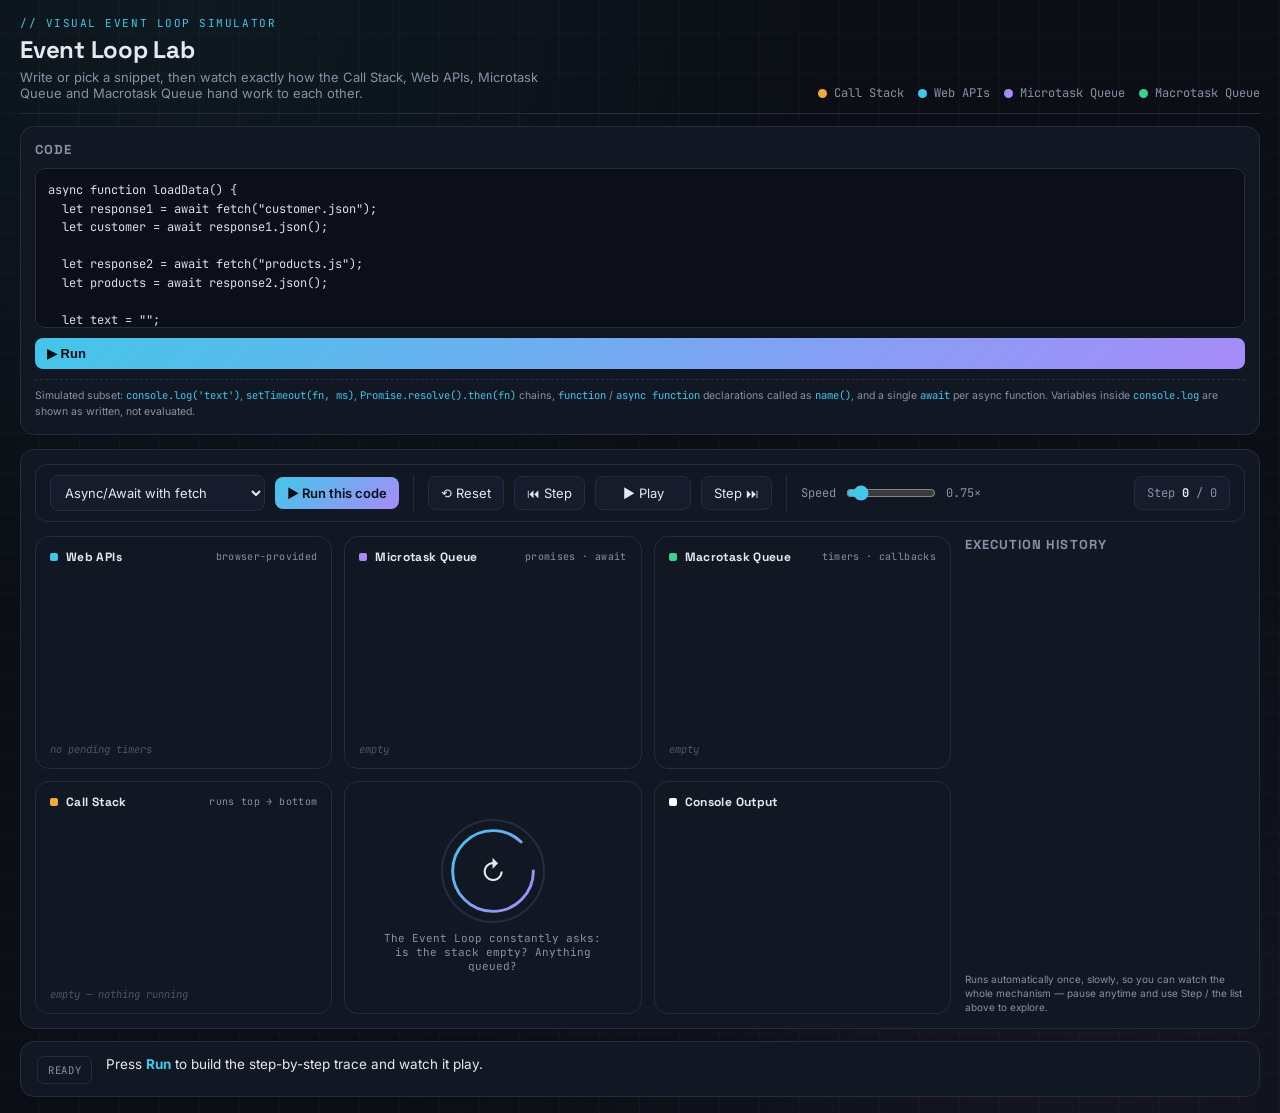
<file: index.html>
<!DOCTYPE html>
<html lang="en">
<head>
<meta charset="UTF-8">
<meta name="viewport" content="width=device-width, initial-scale=1.0">
<title>Event Loop Lab — watch JavaScript run, one step at a time</title>
<link rel="icon" type="image/svg+xml" href="data:image/svg+xml,%3Csvg xmlns='http://www.w3.org/2000/svg' viewBox='0 0 64 64'%3E%3Crect width='64' height='64' rx='14' fill='%230B0E14'/%3E%3Cdefs%3E%3ClinearGradient id='g' x1='0' y1='0' x2='1' y2='1'%3E%3Cstop offset='0%25' stop-color='%2343C6E8'/%3E%3Cstop offset='100%25' stop-color='%23A78BFA'/%3E%3C/linearGradient%3E%3C/defs%3E%3Ccircle cx='32' cy='32' r='19' fill='none' stroke='url(%23g)' stroke-width='6' stroke-linecap='round' stroke-dasharray='88 30'/%3E%3Cpath d='M32 11 L40 19 L31 21 Z' fill='%23A78BFA'/%3E%3C/svg%3E">
<link rel="stylesheet" href="styles.css">
</head>
<body>
<div class="app">

  <header class="top">
    <div>
      <p class="brand-eyebrow">// visual event loop simulator</p>
      <h1>Event Loop Lab</h1>
      <p class="tagline">Write or pick a snippet, then watch exactly how the Call Stack, Web APIs, Microtask Queue and Macrotask Queue hand work to each other.</p>
    </div>
    <div class="legend">
      <div class="item"><span class="dot" style="background:var(--amber)"></span>Call Stack</div>
      <div class="item"><span class="dot" style="background:var(--cyan)"></span>Web APIs</div>
      <div class="item"><span class="dot" style="background:var(--violet)"></span>Microtask Queue</div>
      <div class="item"><span class="dot" style="background:var(--teal)"></span>Macrotask Queue</div>
    </div>
  </header>



  <div class="panel-card code-panel">
    <h3>Code</h3>
    <textarea id="codeInput" spellcheck="false"></textarea>
    <div class="code-actions">
      <button class="btn primary" id="runBtn2" style="flex:1;">▶ Run</button>
    </div>
    <div class="error-note" id="errorNote"></div>
    <div class="supported-note">
      Simulated subset: <code>console.log('text')</code>, <code>setTimeout(fn, ms)</code>, <code>Promise.resolve().then(fn)</code> chains,
      <code>function</code> / <code>async function</code> declarations called as <code>name()</code>, and a single <code>await</code> per async function.
      Variables inside <code>console.log</code> are shown as written, not evaluated.
    </div>
  </div>

  <div class="main-grid">
    <div class="toolbar">
      <select class="example-select" id="exampleSelect"></select>
      <button class="btn primary" id="runBtn">▶ Run this code</button>
      <div class="sep"></div>
      <button class="btn" id="resetBtn" title="Back to step 0">⟲ Reset</button>
      <button class="btn" id="backBtn" title="Step back">⏮ Step</button>
      <button class="btn play" id="playBtn" title="Play / Pause">▶ Play</button>
      <button class="btn" id="fwdBtn" title="Step forward">Step ⏭</button>
      <div class="sep"></div>
      <div class="speed-wrap">
        Speed
        <input type="range" id="speedRange" min="0.5" max="3" step="0.25" value="0.75">
        <span id="speedLabel">0.75×</span>
      </div>
      <div class="step-counter">Step <b id="stepNow">0</b> / <span id="stepTotal">0</span></div>
    </div>
    
    <div class="stage">
      <div class="zone zone-webapis">
        <h4><span class="sw" style="background:var(--cyan)"></span>Web APIs<small>browser-provided</small></h4>
        <div class="chip-list" id="waList"></div>
        <div class="empty-hint" id="waEmpty">no pending timers</div>
      </div>
      <div class="zone zone-microtask">
        <h4><span class="sw" style="background:var(--violet)"></span>Microtask Queue<small>promises · await</small></h4>
        <div class="chip-list" id="mtList"></div>
        <div class="empty-hint" id="mtEmpty">empty</div>
      </div>
      <div class="zone zone-macrotask">
        <h4><span class="sw" style="background:var(--teal)"></span>Macrotask Queue<small>timers · callbacks</small></h4>
        <div class="chip-list" id="mcList"></div>
        <div class="empty-hint" id="mcEmpty">empty</div>
      </div>

      <div class="zone zone-callstack">
        <h4><span class="sw" style="background:var(--amber)"></span>Call Stack<small>runs top → bottom</small></h4>
        <div class="chip-list stack-list" id="csList"></div>
        <div class="empty-hint" id="csEmpty">empty — nothing running</div>
      </div>
      <div class="zone zone-loop">
        <div class="loop-hub" id="loopHub">
          <svg viewBox="0 0 104 104">
            <defs>
              <linearGradient id="loopGradient" x1="0" y1="0" x2="1" y2="1">
                <stop offset="0%" stop-color="#43C6E8"/>
                <stop offset="100%" stop-color="#A78BFA"/>
              </linearGradient>
            </defs>
            <circle class="ring" cx="52" cy="52" r="42"></circle>
          </svg>
          <div class="loop-glyph">↻</div>
        </div>
        <div class="loop-label" id="loopLabel">The Event Loop constantly asks: is the stack empty? Anything queued?</div>
      </div>
      <div class="zone zone-console">
        <h4><span class="sw" style="background:#fff"></span>Console Output</h4>
        <div class="console-out" id="consoleOut"></div>
      </div>
    </div>

    <div class="history-panel">
      <h3>Execution history</h3>
      <div class="history-scroll" id="historyScroll"></div>
      <div class="autoplay-note">Runs automatically once, slowly, so you can watch the whole mechanism — pause anytime and use Step / the list above to explore.</div>
    </div>
  </div>

  <div class="explain-bar">
    <div class="explain-badge" id="explainBadge">Ready</div>
    <div class="explain-text" id="explainText">Pick an example or write your own code, then hit <b>Run</b> to build the step-by-step trace.</div>
  </div>
</div>

<script src="js/examples.js"></script>
<script src="js/simulator.js"></script>
<script src="js/app.js"></script>
</body>
</html>
</file>
<file: styles.css>
@import url('https://fonts.googleapis.com/css2?family=Space+Grotesk:wght@500;600;700&family=Inter:wght@400;500;600&family=JetBrains+Mono:wght@400;500;600&display=swap');

:root{
  --bg:#0B0E14;
  --bg-grid: #0d111a;
  --panel:#121724;
  --panel-2:#161c2c;
  --line:#252c40;
  --text:#E7E9F0;
  --muted:#8891a6;
  --amber:#F2A93B;
  --amber-dim: rgba(242,169,59,0.14);
  --cyan:#43C6E8;
  --cyan-dim: rgba(67,198,232,0.14);
  --violet:#A78BFA;
  --violet-dim: rgba(167,139,250,0.14);
  --teal:#3ECF8E;
  --teal-dim: rgba(62,207,142,0.14);
  --pink:#F2617A;
  --pink-dim: rgba(242,97,122,0.14);
}

*{box-sizing:border-box;}
html,body{margin:0;padding:0;min-height:100vh;}
body{
  background:
    radial-gradient(circle at 15% 0%, rgba(67,198,232,0.06), transparent 45%),
    radial-gradient(circle at 85% 100%, rgba(167,139,250,0.06), transparent 45%),
    repeating-linear-gradient(0deg, transparent 0 39px, rgba(255,255,255,0.02) 39px 40px),
    repeating-linear-gradient(90deg, transparent 0 39px, rgba(255,255,255,0.02) 39px 40px),
    var(--bg);
  color:var(--text);
  font-family:'Inter', sans-serif;
  overflow-x:hidden;
  overflow-y:auto;
  padding:16px 20px;
}

.app{max-width:1500px;margin:0 auto;min-height:100vh;display:flex;flex-direction:column;}

/* ---------- header ---------- */
header.top{
  flex:none;
  display:flex;
  align-items:flex-end;
  justify-content:space-between;
  gap:20px;
  flex-wrap:wrap;
  margin-bottom:12px;
  border-bottom:1px solid var(--line);
  padding-bottom:12px;
}
.brand-eyebrow{
  font-family:'JetBrains Mono', monospace;
  font-size:11px;
  letter-spacing:.14em;
  text-transform:uppercase;
  color:var(--cyan);
  margin:0 0 4px;
}
h1{
  font-family:'Space Grotesk', sans-serif;
  font-size:24px;
  font-weight:700;
  margin:0 0 4px;
  letter-spacing:-0.01em;
}
.tagline{color:var(--muted);font-size:13px;max-width:560px;margin:0;}
.legend{display:flex;gap:14px;flex-wrap:wrap;}
.legend .item{display:flex;align-items:center;gap:7px;font-size:12px;color:var(--muted);font-family:'JetBrains Mono',monospace;}
.legend .dot{width:9px;height:9px;border-radius:50%;flex:none;}

/* ---------- toolbar ---------- */
.toolbar{
  grid-column: 1 / -1;
  flex:none;
  display:flex;
  align-items:center;
  gap:10px;
  flex-wrap:wrap;
  background:var(--panel);
  border:1px solid var(--line);
  border-radius:12px;
  padding:10px 14px;
  margin-bottom:0;
}
.toolbar select, .toolbar button, .toolbar input[type=range]{
  font-family:'Inter', sans-serif;
}
select.example-select{
  background:var(--panel-2);
  color:var(--text);
  border:1px solid var(--line);
  border-radius:8px;
  padding:8px 10px;
  font-size:13px;
  max-width:230px;
}
.btn{
  background:var(--panel-2);
  color:var(--text);
  border:1px solid var(--line);
  border-radius:8px;
  padding:8px 12px;
  font-size:13px;
  cursor:pointer;
  display:flex;align-items:center;gap:6px;
  transition:border-color .15s, transform .1s, background .15s;
}
.btn:hover{border-color:var(--cyan);}
.btn:active{transform:scale(0.96);}
.btn:disabled{opacity:.35;cursor:not-allowed;}
.btn.primary{background:linear-gradient(135deg, var(--cyan), var(--violet));color:#0B0E14;font-weight:600;border:none;}
.btn.play{min-width:96px;justify-content:center;}
.toolbar .sep{width:1px;align-self:stretch;background:var(--line);margin:0 4px;}
.speed-wrap{display:flex;align-items:center;gap:8px;font-size:12px;color:var(--muted);font-family:'JetBrains Mono',monospace;}
.speed-wrap input[type=range]{accent-color:var(--cyan);width:90px;}
.step-counter{
  margin-left:auto;
  font-family:'JetBrains Mono', monospace;
  font-size:12px;
  color:var(--muted);
  background:var(--panel-2);
  border:1px solid var(--line);
  border-radius:8px;
  padding:8px 12px;
}
.step-counter b{color:var(--text);}

/* ---------- main layout ---------- */
.main-grid{
  background: var(--panel);
  border: 1px solid var(--line);
  border-radius: 14px;
  padding: 14px;
  width: 100%;
  height: 580px;
  display:grid;
  grid-template-columns:1fr 280px;
  grid-template-rows: auto 1fr;
  gap:14px;
}
@media (max-width:1180px){
  .main-grid{grid-template-columns:1fr 230px;}
}

.code-panel {
  flex: none;
  height: auto;
  margin-bottom: 14px;
}

.panel-card{
  background:var(--panel);
  border:1px solid var(--line);
  border-radius:14px;
  padding:14px;
  height:100%;
  min-height:0;
  display:flex;
  flex-direction:column;
}
.panel-card h3{
  flex:none;
  font-family:'Space Grotesk',sans-serif;
  font-size:13px;
  text-transform:uppercase;
  letter-spacing:.08em;
  color:var(--muted);
  margin:0 0 10px;
  display:flex;align-items:center;justify-content:space-between;
}

/* code panel */
textarea#codeInput{
  width:100%;
  flex: none;
  height:160px;
  background:#0c0f18;
  color:#d8e0ee;
  border:1px solid var(--line);
  border-radius:10px;
  font-family:'JetBrains Mono', monospace;
  font-size:12px;
  line-height:1.55;
  padding:12px;
  resize:none;
  tab-size:2;
}
textarea#codeInput:focus{outline:none;border-color:var(--cyan);}
.code-actions{flex:none;display:flex;gap:8px;margin-top:10px;}
.supported-note{
  flex:none;
  margin-top:10px;
  font-size:10.5px;
  color:var(--muted);
  line-height:1.5;
  border-top:1px dashed var(--line);
  padding-top:8px;
  max-height:74px;
  overflow-y:auto;
}
.supported-note code{color:var(--cyan);font-family:'JetBrains Mono',monospace;}
.error-note{
  display:none;
  flex:none;
  margin-top:10px;
  background:var(--pink-dim);
  border:1px solid var(--pink);
  color:#ffd7dd;
  font-size:12px;
  border-radius:8px;
  padding:9px 11px;
}

/* ---------- stage ---------- */
.stage{
  height:100%;
  min-height:0;
  display:grid;
  grid-template-columns:1fr 1fr 1fr;
  grid-template-rows:1fr 1fr;
  gap:12px;
}
.zone{
  background:var(--panel);
  border:1px solid var(--line);
  border-radius:14px;
  padding:12px 14px 14px;
  position:relative;
  min-height:0;
  overflow:hidden;
  display:flex;
  flex-direction:column;
}
.zone::before{
  content:"";
  position:absolute; inset:0;
  opacity:0;
  transition:opacity .5s;
  pointer-events:none;
}
.zone.flash::before{
  opacity:1;
  animation:zoneFlash .7s ease-out;
}
@keyframes zoneFlash{
  0%{opacity:.55;}
  100%{opacity:0;}
}
.zone-callstack::before{background:radial-gradient(circle at 30% 30%, var(--amber-dim), transparent 70%);}
.zone-webapis::before{background:radial-gradient(circle at 30% 30%, var(--cyan-dim), transparent 70%);}
.zone-microtask::before{background:radial-gradient(circle at 30% 30%, var(--violet-dim), transparent 70%);}
.zone-macrotask::before{background:radial-gradient(circle at 30% 30%, var(--teal-dim), transparent 70%);}

.zone h4{
  flex:none;
  font-family:'Space Grotesk',sans-serif;
  font-size:12px;
  letter-spacing:.03em;
  margin:0 0 8px;
  display:flex;align-items:center;gap:8px;
  color:var(--text);
}
.zone h4 .sw{width:8px;height:8px;border-radius:2px;flex:none;}
.zone h4 small{color:var(--muted);font-weight:400;font-size:10px;margin-left:auto;font-family:'JetBrains Mono',monospace;}

.chip-list{
  display:flex;
  gap:7px;
  flex-wrap:wrap;
  align-content:flex-start;
  flex:1;
  min-height:0;
  overflow-y:auto;
  position:relative;
  z-index:1;
}
.chip-list.stack-list{flex-direction:column-reverse;align-items:stretch;flex-wrap:nowrap;}
.chip{
  font-family:'JetBrains Mono', monospace;
  font-size:11.5px;
  padding:7px 10px;
  border-radius:8px;
  border:1px solid;
  background:var(--panel-2);
  white-space:nowrap;
  overflow:hidden;
  text-overflow:ellipsis;
  transition:transform .25s ease, opacity .25s ease;
}
.chip.cs{border-color:var(--amber);color:var(--amber);}
.chip.wa{border-color:var(--cyan);color:var(--cyan);}
.chip.mt{border-color:var(--violet);color:var(--violet);}
.chip.mc{border-color:var(--teal);color:var(--teal);}
.chip-enter{animation:chipIn .32s ease-out;}
.chip-exit{animation:chipOut .32s ease-in forwards;}
@keyframes chipIn{from{opacity:0;transform:translateY(6px) scale(.9);} to{opacity:1;transform:none;}}
@keyframes chipOut{from{opacity:1;transform:none;} to{opacity:0;transform:translateY(-6px) scale(.85);}}

.empty-hint{
  position:absolute;
  left:14px; right:14px; bottom:12px;
  font-size:10.5px;
  color:#4c5468;
  font-family:'JetBrains Mono', monospace;
  font-style:italic;
  z-index:0;
  pointer-events:none;
}

/* event loop hub */
.zone-loop{display:flex;flex-direction:column;align-items:center;justify-content:center;text-align:center;}
.loop-hub{
  width:104px;height:104px;
  border-radius:50%;
  border:2px solid var(--line);
  display:flex;align-items:center;justify-content:center;
  position:relative;
  margin-bottom:8px;
}
.loop-hub svg{position:absolute;inset:0;width:100%;height:100%;}
.loop-hub .ring{
  fill:none;stroke:url(#loopGradient);stroke-width:3;stroke-linecap:round;
  stroke-dasharray:230;
  animation:ringspin 6s linear infinite;
  transform-origin:52px 52px;
}
.loop-hub.pulse .ring{animation-duration:.9s;}
@keyframes ringspin{to{transform:rotate(360deg);}}
.loop-glyph{font-size:26px;position:relative;z-index:2;}
.loop-label{font-family:'JetBrains Mono',monospace;font-size:11px;color:var(--muted);max-width:220px;}

/* console */
.console-out{
  font-family:'JetBrains Mono', monospace;
  font-size:11.5px;
  flex:1;
  min-height:0;
  overflow-y:auto;
  display:flex;flex-direction:column;gap:5px;
  position:relative;z-index:1;
}
.console-line{
  color:#c9d3e8;
  border-left:2px solid var(--line);
  padding:3px 8px;
}
.console-line.latest{border-left-color:var(--teal);animation:lineIn .4s ease-out;}
@keyframes lineIn{from{opacity:0;transform:translateX(-4px);}to{opacity:1;transform:none;}}
.console-line .idx{color:#4c5468;margin-right:6px;}

/* explanation bar */
.explain-bar{
  flex:none;
  margin-top:12px;
  background:var(--panel);
  border:1px solid var(--line);
  border-radius:14px;
  padding:12px 16px;
  display:flex;
  gap:14px;
  align-items:flex-start;
}
.explain-badge{
  flex:none;
  font-family:'JetBrains Mono',monospace;
  font-size:10.5px;
  text-transform:uppercase;
  letter-spacing:.06em;
  padding:6px 10px;
  border-radius:7px;
  border:1px solid var(--line);
  color:var(--muted);
  margin-top:2px;
}
.explain-text{font-size:13.5px;line-height:1.5;}
.explain-text b{color:var(--cyan);}

/* history panel */
.history-panel{
  grid-column:auto;
  display:flex;
  flex-direction:column;
  min-height:0;
}
.history-panel h3{
  flex:none;
  font-family:'Space Grotesk',sans-serif;
  font-size:13px;
  text-transform:uppercase;
  letter-spacing:.08em;
  color:var(--muted);
  margin:0 0 10px;
  display:flex;align-items:center;justify-content:space-between;
}
.history-scroll{
  flex:1;
  min-height:0;
  display:flex;
  flex-direction:column;
  gap:6px;
  overflow-y:auto;
  padding-right:2px;
}
.history-item{
  flex:none;
  font-family:'JetBrains Mono',monospace;
  font-size:10.5px;
  line-height:1.4;
  padding:7px 9px;
  border-radius:8px;
  border:1px solid var(--line);
  background:var(--panel-2);
  color:var(--muted);
  cursor:pointer;
  white-space:normal;
  transition:border-color .15s, color .15s, background .15s;
}
.history-item:hover{border-color:var(--cyan);color:var(--text);}
.history-item.active{border-color:var(--cyan);color:var(--text);background:var(--cyan-dim);}
.history-item .h-idx{color:var(--cyan);margin-right:4px;}

.autoplay-note{
  flex:none;
  font-size:10px;
  color:var(--muted);
  margin-top:8px;
  line-height:1.4;
}

/* scrollbars, kept subtle and consistent everywhere */
.console-out::-webkit-scrollbar, .history-scroll::-webkit-scrollbar,
textarea#codeInput::-webkit-scrollbar, .chip-list::-webkit-scrollbar,
.supported-note::-webkit-scrollbar{width:6px;height:6px;}
.console-out::-webkit-scrollbar-thumb, .history-scroll::-webkit-scrollbar-thumb,
textarea#codeInput::-webkit-scrollbar-thumb, .chip-list::-webkit-scrollbar-thumb,
.supported-note::-webkit-scrollbar-thumb{background:var(--line);border-radius:4px;}

/* ---------- small screens: fall back to normal scrolling page ---------- */
@media (max-width:980px){
  html,body{height:auto;}
  body{overflow:auto;}
  .app{height:auto;display:block;}
  .main-grid{display:block;}
  .main-grid > *{margin-bottom:14px;}
  .panel-card{height:auto;}
  textarea#codeInput{min-height:220px;}
  .stage{height:auto;grid-template-columns:1fr;grid-template-rows:none;}
  .zone{min-height:150px;}
  .chip-list{max-height:160px;}
  .console-out{max-height:200px;}
  .history-scroll{max-height:260px;}
}
</file>
